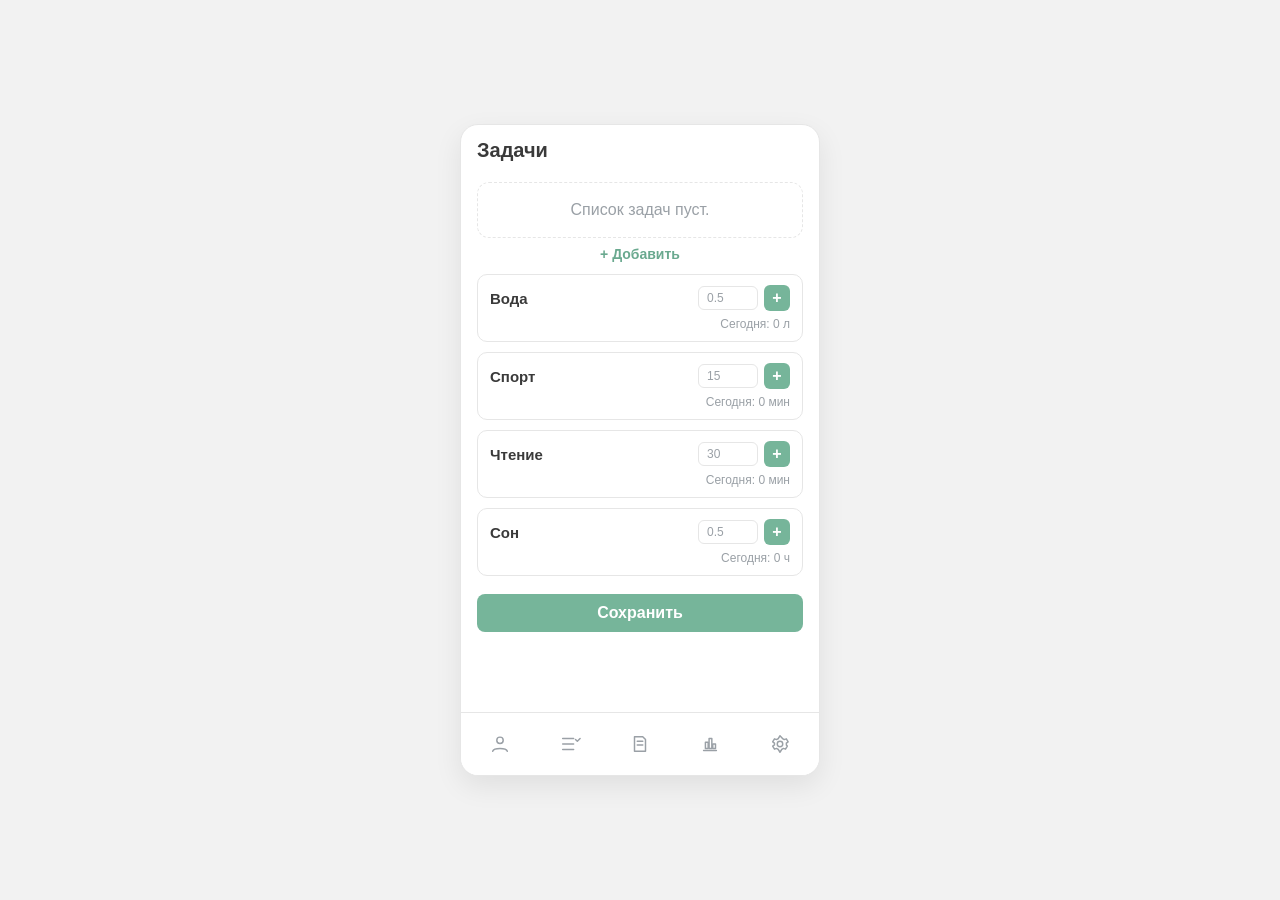
<file: public/index.html>
<!DOCTYPE html>
<html lang="ru">
    <head>
        <meta charset="UTF-8" />
        <meta name="viewport" content="width=device-width, initial-scale=1.0" />
        <meta name="theme-color" content="#1e1e1e" />
        <meta name="description" content="Smart Dashboard PWA" />
        <meta name="mobile-web-app-capable" content="yes" />
        <meta name="apple-mobile-web-app-status-bar-style" content="black-translucent" />
        <link rel="stylesheet" href="/src/styles/reset.css?v=2" />
        <link rel="stylesheet" href="/src/styles/variables.css?v=2" />
        <link rel="stylesheet" href="/src/styles/main.css?v=2" />
        <title>Smart Dashboard</title>
    </head>
    <body>
        <div id="app"></div>
        <script type="module" src="/src/main.js?v=2"></script>
    </body>
</html>
</file>
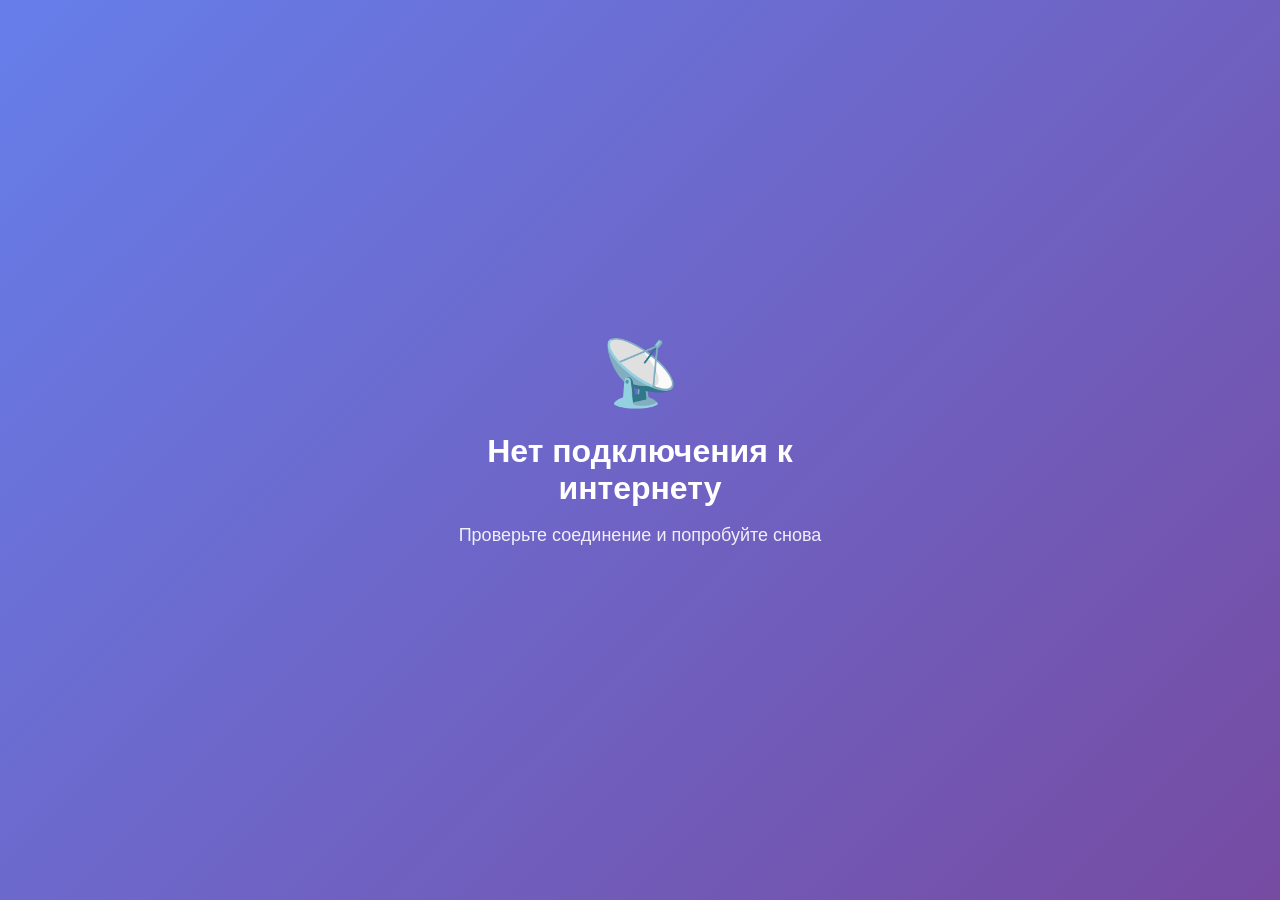
<file: public/offline.html>
<!DOCTYPE html>
<html lang="ru">
<head>
    <meta charset="UTF-8">
    <meta name="viewport" content="width=device-width, initial-scale=1.0">
    <title>Нет интернета</title>
    <style>
        body {
            margin: 0;
            padding: 0;
            font-family: -apple-system, BlinkMacSystemFont, 'Segoe UI', Roboto, sans-serif;
            background: linear-gradient(135deg, #667eea 0%, #764ba2 100%);
            color: white;
            display: flex;
            align-items: center;
            justify-content: center;
            height: 100vh;
            text-align: center;
        }
        .container {
            max-width: 400px;
            padding: 20px;
        }
        h1 {
            font-size: 32px;
            margin-bottom: 16px;
        }
        p {
            font-size: 18px;
            opacity: 0.9;
        }
        .emoji {
            font-size: 64px;
            margin-bottom: 20px;
        }
    </style>
</head>
<body>
    <div class="container">
        <div class="emoji">📡</div>
        <h1>Нет подключения к интернету</h1>
        <p>Проверьте соединение и попробуйте снова</p>
    </div>
</body>
</html>
</file>
<file: src/styles/variables.css>
:root {
    --accent: #76b59a;
    --accent-strong: #6aa98f;
    --accent-soft: rgba(118, 181, 154, 0.15);
    --bg: #f2f2f2;
    --surface: #ffffff;
    --border: #e6e6e6;
    --text: #3a3a3a;
    --muted: #9aa0a6;
    --shadow: 0 10px 28px rgba(0, 0, 0, 0.08);
}

body[data-color-theme="mint"],
body[data-color-theme="green"] {
    --accent: #76b59a;
    --accent-strong: #6aa98f;
    --accent-soft: rgba(118, 181, 154, 0.18);
}

body[data-color-theme="rose"] {
    --accent: #c78686;
    --accent-strong: #b67676;
    --accent-soft: rgba(199, 134, 134, 0.2);
}

body[data-color-theme="sand"],
body[data-color-theme="orange"] {
    --accent: #c9b179;
    --accent-strong: #b99f6c;
    --accent-soft: rgba(201, 177, 121, 0.2);
}

body[data-color-theme="sky"],
body[data-color-theme="blue"] {
    --accent: #7aa6c9;
    --accent-strong: #6b97ba;
    --accent-soft: rgba(122, 166, 201, 0.2);
}

body[data-color-theme="lilac"],
body[data-color-theme="purple"] {
    --accent: #b49ac9;
    --accent-strong: #a48ab9;
    --accent-soft: rgba(180, 154, 201, 0.2);
}

body.light-theme {
    background: var(--bg);
    color: var(--text);
}

body.dark-theme {
    --bg: #1c1c1c;
    --surface: #262626;
    --border: #3a3a3a;
    --text: #f2f2f2;
    --muted: #aaaaaa;
    --shadow: 0 12px 32px rgba(0, 0, 0, 0.28);
    background: var(--bg);
    color: var(--text);
}
</file>
<file: src/styles/main.css>
body {
    font-family: "Segoe UI", Tahoma, Arial, sans-serif;
    background: var(--bg);
    color: var(--text);
    transition: background-color 0.25s ease, color 0.25s ease;
}

a {
    color: inherit;
}

button,
input,
textarea,
select {
    outline: none;
}

button:focus-visible,
input:focus-visible,
textarea:focus-visible,
select:focus-visible {
    box-shadow: 0 0 0 2px var(--accent-soft);
}

.app-shell {
    min-height: 100vh;
    display: flex;
    align-items: center;
    justify-content: center;
    padding: 24px;
}

.app-frame {
    width: 360px;
    min-height: 640px;
    background: var(--surface);
    border: 1px solid var(--border);
    border-radius: 18px;
    box-shadow: var(--shadow);
    display: flex;
    flex-direction: column;
    overflow: hidden;
}

.main-content {
    position: relative;
    flex: 1;
    padding: 14px 16px 80px;
    overflow: hidden;
}

.bottom-nav {
    display: flex;
    justify-content: space-between;
    align-items: center;
    padding: 10px 18px;
    border-top: 1px solid var(--border);
    background: var(--surface);
}

.nav-btn {
    width: 42px;
    height: 42px;
    border-radius: 12px;
    display: inline-flex;
    align-items: center;
    justify-content: center;
    border: 1px solid transparent;
    color: var(--muted);
    transition: color 0.2s ease, border-color 0.2s ease, background 0.2s ease;
}

.nav-btn.active {
    border-color: var(--accent);
    color: var(--accent);
    background: var(--accent-soft);
}

.nav-icon {
    width: 22px;
    height: 22px;
    fill: none;
    stroke: currentColor;
    stroke-width: 1.6;
    stroke-linecap: round;
    stroke-linejoin: round;
}

.module-title,
.notes-header h2,
.tasks-header h2,
.tracker-module h2,
.profile-module h2,
.settings-module h2 {
    font-size: 20px;
    font-weight: 600;
    margin-bottom: 8px;
}

.notes-header,
.tasks-header {
    display: flex;
    align-items: center;
    justify-content: space-between;
    margin-bottom: 12px;
}

.add-btn,
.text-add {
    font-size: 14px;
    color: var(--accent-strong);
    font-weight: 600;
}

.empty-state {
    border: 1px dashed var(--border);
    border-radius: 12px;
    padding: 18px 14px;
    text-align: center;
    color: var(--muted);
}

.notes-list {
    display: flex;
    flex-direction: column;
    gap: 12px;
}

.note-card {
    border: 1px solid var(--border);
    border-radius: 10px;
    padding: 12px;
    background: var(--surface);
    cursor: pointer;
    transition: transform 0.18s ease, border-color 0.18s ease;
}

.note-card:hover {
    transform: translateY(-1px);
    border-color: var(--accent);
}

.note-title {
    font-size: 15px;
    font-weight: 600;
    margin-bottom: 6px;
}

.note-preview {
    font-size: 13px;
    color: var(--muted);
    line-height: 1.4;
}

.note-editor-top {
    display: grid;
    grid-template-columns: 32px 1fr 32px;
    align-items: center;
    gap: 8px;
    margin-bottom: 10px;
}

.note-editor {
    padding: 16px;
}

.icon-btn {
    width: 32px;
    height: 32px;
    border-radius: 8px;
    border: 1px solid var(--border);
    display: inline-flex;
    align-items: center;
    justify-content: center;
    color: var(--text);
    background: var(--surface);
}

.icon-btn.danger {
    color: #8f4b4b;
}

.note-title-input {
    border: none;
    background: transparent;
    font-size: 16px;
    font-weight: 600;
    text-align: center;
    color: var(--text);
}

.note-toolbar {
    display: flex;
    gap: 6px;
    margin-bottom: 10px;
}

.toolbar-btn {
    width: 30px;
    height: 30px;
    border-radius: 6px;
    border: 1px solid var(--border);
    font-size: 13px;
    color: var(--muted);
    background: var(--surface);
}

.note-content-input {
    width: 100%;
    min-height: 380px;
    border: none;
    outline: none;
    font-size: 14px;
    line-height: 1.5;
    color: var(--text);
    background: transparent;
    white-space: pre-wrap;
    word-wrap: break-word;
}

.tasks-list {
    display: flex;
    flex-direction: column;
    gap: 10px;
    margin-bottom: 8px;
}

.task-item {
    border: 1px solid var(--border);
    border-radius: 10px;
    padding: 10px 12px;
    display: flex;
    align-items: center;
    gap: 10px;
    background: var(--surface);
}

.task-item.completed {
    background: var(--accent-soft);
}

.task-checkbox {
    width: 18px;
    height: 18px;
    accent-color: var(--accent);
}

.task-title {
    font-size: 14px;
    flex: 1;
}

.delete-task {
    color: var(--muted);
    font-size: 16px;
    line-height: 1;
}

.text-add {
    display: block;
    width: 100%;
    text-align: center;
    margin: 8px 0 12px;
}

.habit-card {
    border: 1px solid var(--border);
    border-radius: 10px;
    padding: 10px 12px;
    margin-bottom: 10px;
    background: var(--surface);
}

.habit-row {
    display: flex;
    align-items: center;
    justify-content: space-between;
    margin-bottom: 6px;
}

.habit-title {
    font-size: 15px;
    font-weight: 600;
}

.habit-controls {
    display: flex;
    align-items: center;
    gap: 6px;
}

.habit-step {
    border: 1px solid var(--border);
    border-radius: 6px;
    padding: 4px 8px;
    font-size: 12px;
    color: var(--muted);
}

.habit-btn {
    width: 26px;
    height: 26px;
    border-radius: 6px;
    background: var(--accent);
    color: #ffffff;
    font-weight: 700;
    display: inline-flex;
    align-items: center;
    justify-content: center;
}

.habit-meta {
    font-size: 12px;
    color: var(--muted);
    text-align: right;
}

.save-btn,
.save-profile-btn {
    width: 100%;
    padding: 10px;
    border-radius: 8px;
    background: var(--accent);
    color: #ffffff;
    font-weight: 600;
    margin-top: 8px;
}

.tracker-module .today-date {
    font-size: 13px;
    color: var(--muted);
    margin-bottom: 12px;
}

.stats-grid {
    display: grid;
    grid-template-columns: repeat(2, 1fr);
    gap: 10px;
    margin-bottom: 14px;
}

.stat-card {
    border: 1px solid var(--border);
    border-radius: 10px;
    padding: 10px;
    text-align: center;
    font-size: 13px;
    background: var(--surface);
}

.stat-card h3 {
    font-size: 13px;
    font-weight: 600;
    margin-bottom: 4px;
}

.stat-card.stat-wide {
    grid-column: 1 / -1;
    justify-self: center;
    width: 60%;
}

.weekly-section {
    border: 1px solid var(--border);
    border-radius: 10px;
    padding: 10px 12px;
    background: var(--surface);
}

.weekly-header {
    display: flex;
    align-items: center;
    justify-content: space-between;
    margin-bottom: 8px;
    gap: 12px;
}

.weekly-header h3 {
    font-size: 15px;
}

.weekly-select {
    border: none;
    background: transparent;
    color: var(--text);
    font-weight: 600;
}

.weekly-chart {
    display: flex;
    align-items: flex-end;
    justify-content: space-between;
    height: 120px;
    margin-bottom: 6px;
}

.chart-bar-container {
    flex: 1;
    display: flex;
    justify-content: center;
}

.chart-bar {
    width: 18px;
    background: var(--accent);
    border-radius: 6px 6px 0 0;
}

.weekly-days {
    display: flex;
    justify-content: space-between;
    font-size: 12px;
    color: var(--muted);
}

.profile-module .avatar-section {
    display: flex;
    flex-direction: column;
    align-items: center;
    gap: 10px;
    margin-bottom: 14px;
}

.avatar-placeholder,
.avatar-preview {
    width: 90px;
    height: 90px;
    border-radius: 50%;
    background: #d9d9d9;
    display: flex;
    align-items: center;
    justify-content: center;
    color: #ffffff;
    font-size: 28px;
    object-fit: cover;
}

.file-row {
    display: flex;
    align-items: center;
    gap: 8px;
    width: 100%;
}

.select-file-btn {
    border: 1px solid var(--border);
    border-radius: 6px;
    padding: 6px 10px;
    font-size: 12px;
    background: var(--surface);
}

.file-name {
    font-size: 12px;
    color: var(--muted);
}

.profile-form .form-group {
    margin-bottom: 10px;
}

.profile-form label {
    display: block;
    font-size: 13px;
    margin-bottom: 4px;
}

.form-input,
.form-textarea {
    width: 100%;
    border: 1px solid var(--border);
    border-radius: 8px;
    padding: 8px;
    font-size: 13px;
    background: var(--surface);
}

.settings-module .settings-row {
    border: 1px solid var(--border);
    border-radius: 10px;
    padding: 10px 12px;
    margin-bottom: 10px;
    background: var(--surface);
}

.settings-row-title {
    font-size: 13px;
    margin-bottom: 6px;
}

.theme-toggle {
    display: flex;
    gap: 6px;
}

.theme-option,
.color-theme-option {
    width: 26px;
    height: 18px;
    border-radius: 4px;
    border: 1px solid var(--border);
    display: inline-flex;
    align-items: center;
    justify-content: center;
    background: #ffffff;
}

.color-themes {
    display: flex;
    gap: 8px;
}

.color-theme-option {
    width: 20px;
    height: 20px;
    border-radius: 6px;
}

.settings-option input {
    display: none;
}

.settings-option input:checked + .theme-option,
.settings-option input:checked + .color-theme-option {
    border-color: var(--accent);
    box-shadow: 0 0 0 2px var(--accent-soft);
}

.screen {
    position: absolute;
    top: 0;
    left: 0;
    width: 100%;
    height: 100%;
    overflow: hidden;
}

.slide-in-from-right {
    animation: slideInFromRight 0.35s ease forwards;
}

.slide-in-from-left {
    animation: slideInFromLeft 0.35s ease forwards;
}

.slide-out-left {
    animation: slideOutLeft 0.25s ease forwards;
}

.slide-out-right {
    animation: slideOutRight 0.25s ease forwards;
}

@keyframes slideInFromRight {
    from {
        transform: translateX(100%);
        opacity: 0;
    }
    to {
        transform: translateX(0);
        opacity: 1;
    }
}

@keyframes slideInFromLeft {
    from {
        transform: translateX(-100%);
        opacity: 0;
    }
    to {
        transform: translateX(0);
        opacity: 1;
    }
}

@keyframes slideOutLeft {
    from {
        transform: translateX(0);
        opacity: 1;
    }
    to {
        transform: translateX(-100%);
        opacity: 0;
    }
}

@keyframes slideOutRight {
    from {
        transform: translateX(0);
        opacity: 1;
    }
    to {
        transform: translateX(100%);
        opacity: 0;
    }
}

@media (max-width: 420px) {
    .app-shell {
        padding: 0;
    }

    .app-frame {
        width: 100%;
        min-height: 100vh;
        border-radius: 0;
    }
}
</file>
